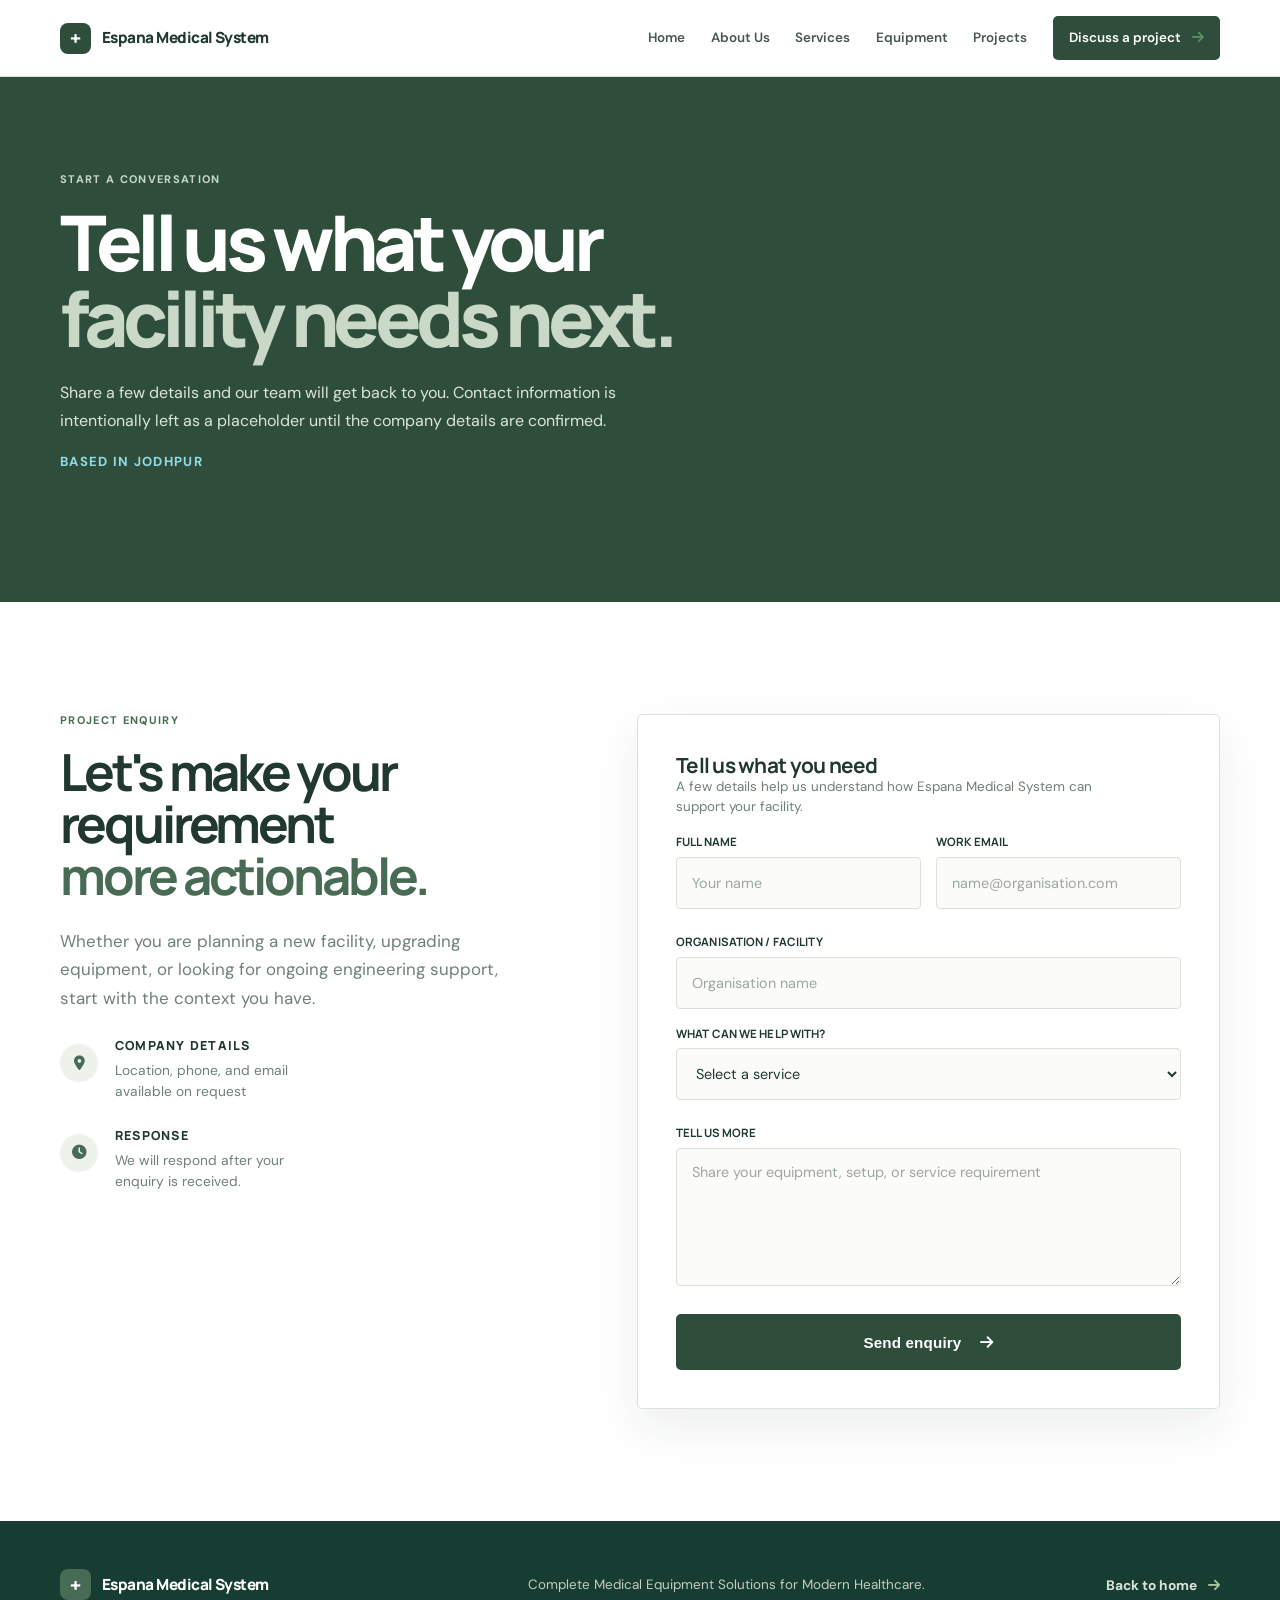
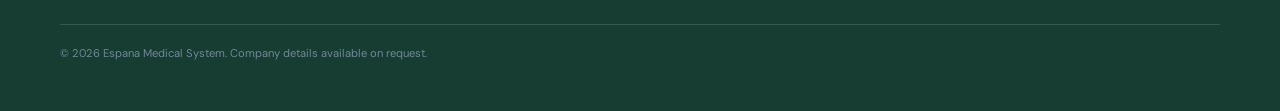
<file: contact.html>
<!doctype html><html lang="en"><head><meta charset="UTF-8"><meta name="viewport" content="width=device-width, initial-scale=1.0"><title>Contact | Espana Medical System</title><meta name="description" content="Discuss a medical equipment or hospital solutions requirement with Espana Medical System."><link rel="preconnect" href="https://fonts.googleapis.com"><link rel="preconnect" href="https://fonts.gstatic.com" crossorigin><link href="https://fonts.googleapis.com/css2?family=DM+Sans:wght@400;500;600;700&family=Manrope:wght@500;600;700;800&display=swap" rel="stylesheet"><link rel="stylesheet" href="https://cdnjs.cloudflare.com/ajax/libs/font-awesome/6.5.2/css/all.min.css"><link rel="stylesheet" href="style.css"><link rel="stylesheet" href="theme.css"></head><body><header class="site-header"><nav class="navbar container"><a class="brand" href="index.html#home"><span class="brand-mark"><i class="fa-solid fa-plus"></i></span><span>ESPANA <b>MEDICAL</b></span></a><button class="nav-toggle" aria-label="Toggle navigation" aria-controls="primary-navigation" aria-expanded="false"><span></span><span></span><span></span></button><div class="nav-menu" id="primary-navigation"><a href="index.html#home">Home</a><a href="index.html#about">About Us</a><a href="index.html#services">Services</a><a href="index.html#equipment">Equipment</a><a href="index.html#projects">Projects</a><a class="nav-cta" href="contact.html">Discuss a project <i class="fa-solid fa-arrow-right"></i></a></div></nav></header><main><section class="contact-hero section section-blue"><div class="container"><p class="eyebrow light">Start a conversation</p><h1>Tell us what your<br><em>facility needs next.</em></h1><p class="hero-lede">Share a few details and our team will get back to you. Contact information is intentionally left as a placeholder until the company details are confirmed.</p></div></section><section class="section"><div class="container contact-layout"><div><p class="eyebrow">Project enquiry</p><h2 class="contact-title">Let's make your requirement<br><em>more actionable.</em></h2><p class="contact-copy">Whether you are planning a new facility, upgrading equipment, or looking for ongoing engineering support, start with the context you have.</p><div class="contact-detail"><i class="fa-solid fa-location-dot"></i><div><strong>Company details</strong><p>Location, phone, and email<br>available on request</p></div></div><div class="contact-detail"><i class="fa-solid fa-clock"></i><div><strong>Response</strong><p>We will respond after your<br>enquiry is received.</p></div></div></div><form class="enquiry-form" id="enquiry-form"><div class="field-row"><label>Full name<input required name="name" type="text" placeholder="Your name"></label><label>Work email<input required name="email" type="email" placeholder="name@organisation.com"></label></div><label>Organisation / facility<input name="organisation" type="text" placeholder="Organisation name"></label><label>What can we help with?<select name="service"><option value="">Select a service</option><option>Medical equipment supply</option><option>Hospital equipment setup</option><option>Installation & commissioning</option><option>Engineering / maintenance support</option><option>Other requirement</option></select></label><label>Tell us more<textarea required name="message" rows="6" placeholder="Share your equipment, setup, or service requirement"></textarea></label><div class="form-status" role="status" aria-live="polite"></div><button class="btn btn-primary" type="submit">Send enquiry <i class="fa-solid fa-arrow-right"></i></button></form></div></section></main><footer class="site-footer"><div class="container footer-wrap"><a class="brand footer-brand" href="index.html#home"><span class="brand-mark"><i class="fa-solid fa-plus"></i></span><span>ESPANA <b>MEDICAL</b></span></a><p>Complete Medical Equipment Solutions for Modern Healthcare.</p><a class="footer-contact" href="index.html">Back to home <i class="fa-solid fa-arrow-right"></i></a><small>© 2026 Espana Medical System. Company details available on request.</small></div></footer><script src="script.js"></script><script>document.querySelector('#enquiry-form')?.addEventListener('submit',e=>{e.preventDefault();e.currentTarget.querySelector('.form-status').textContent='Thank you. Your enquiry is ready to be connected to the Espana Medical System team.';e.currentTarget.reset()})</script></body></html>
</file>
<file: style.css>
@import url('theme.css');
.btn,.nav-cta,.hero-copy .light-link,.enquiry-form button{border-radius:8px}.enquiry-form input,.enquiry-form select,.enquiry-form textarea,.enquiry-form .form-status{border-radius:8px}.service-card,.principle,.project-placeholder,.hero-note{border-radius:12px}.enquiry-form{border-radius:16px}.hero-photo{border-radius:12px}
.contact-layout{grid-template-columns:minmax(250px,.78fr) minmax(0,1.22fr);align-items:start;gap:clamp(48px,7vw,104px)}.contact-copy{max-width:430px;font-size:1.06rem;line-height:1.75;color:var(--muted)}.contact-detail{display:flex;align-items:flex-start;gap:16px;margin-top:34px}.contact-detail>i{display:grid;place-items:center;width:38px;height:38px;flex:0 0 38px;border-radius:50%;background:#e8f0e3;color:#4f8a5c;font-size:.9rem}.contact-detail strong{display:block;font:800 .78rem/1.2 Manrope,sans-serif;letter-spacing:.1em;text-transform:uppercase}.contact-detail p{margin-top:6px;color:var(--muted);font-size:.9rem;line-height:1.55}.enquiry-form{position:relative;gap:22px;padding:clamp(28px,4vw,46px);border:1px solid #d5e1d2;border-top:4px solid #8eb68a;border-radius:20px;box-shadow:0 24px 70px rgba(32,56,47,.12);background:#fffdf7}.enquiry-form:before{font-size:clamp(1.45rem,2.4vw,2rem);letter-spacing:-.045em;margin-bottom:-10px}.enquiry-form:after{max-width:440px;font-size:.9rem;line-height:1.55;margin-top:-13px}.enquiry-form label{display:grid;gap:9px;color:var(--ink);font:800 .72rem/1.2 Manrope,sans-serif;letter-spacing:.1em;text-transform:uppercase}.enquiry-form input,.enquiry-form select,.enquiry-form textarea{min-height:56px;border:1px solid #d5e0d4!important;border-radius:9px;background:#fbfaf4!important;padding:15px 16px!important;font:400 1rem/1.4 'DM Sans',sans-serif;letter-spacing:0;text-transform:none;transition:border-color .2s,box-shadow .2s,background .2s}.enquiry-form textarea{min-height:168px;resize:vertical}.enquiry-form input::placeholder,.enquiry-form textarea::placeholder{color:#9aa89d}.enquiry-form input:focus,.enquiry-form select:focus,.enquiry-form textarea:focus{outline:0;border-color:#6f9d76!important;background:#fff!important;box-shadow:0 0 0 4px rgba(142,182,138,.22)}.enquiry-form button{width:100%;min-height:56px;justify-content:center;margin-top:2px;border-radius:9px;font-size:.95rem;letter-spacing:.01em}.enquiry-form .form-status{min-height:1.5em;padding:0 2px;font-size:.86rem;line-height:1.45}.enquiry-form .form-status.is-error,.enquiry-form .form-status.is-success,.enquiry-form .form-status.is-sending{padding:11px 13px;border-radius:8px}.enquiry-form .form-status.is-error{background:#fff1ef}.enquiry-form .form-status.is-success{background:#edf7ec}.enquiry-form .form-status.is-sending{background:#f1f4ec}@media(max-width:900px){.contact-layout{grid-template-columns:1fr;gap:42px}.contact-copy{max-width:620px}.contact-detail{display:inline-flex;margin:28px 28px 0 0;vertical-align:top}.enquiry-form{max-width:760px}}@media(max-width:620px){.contact-layout{gap:34px}.contact-detail{margin-top:24px}.enquiry-form{padding:28px 20px;border-radius:16px}.enquiry-form .field-row{grid-template-columns:1fr;gap:22px}.enquiry-form button{min-height:54px}}
.hero-copy .btn-primary{background:#c5dfb9;color:#12372d;box-shadow:0 12px 28px rgba(7,29,53,.28);border:1px solid rgba(255,255,255,.3)}.hero-copy .btn-primary:hover{background:#d7ebce;box-shadow:0 16px 34px rgba(7,29,53,.34)}.hero-copy .light-link{padding:14px 20px;border:1px solid rgba(255,255,255,.62);border-radius:4px;background:rgba(7,29,53,.34);color:#fff;box-shadow:0 10px 24px rgba(7,29,53,.16)}.hero-copy .light-link:hover{border-color:#fff;background:rgba(7,29,53,.58);color:#fff}.hero-copy .btn-primary,.hero-copy .light-link{min-height:52px;align-items:center}@media(max-width:620px){.hero-copy .cta-row{align-items:stretch;gap:12px}.hero-copy .cta-row .btn,.hero-copy .cta-row .light-link{width:100%;justify-content:center}}
.fa-arrow-right,.fa-arrow-down,.fa-arrow-up-right-from-square{display:none!important}.btn,.nav-cta,.text-link,.footer-contact{transition:background-color .25s ease,color .25s ease,border-color .25s ease,transform .25s ease}.btn:hover{transform:translateY(-2px)}.text-link,.footer-contact{font-weight:700}.text-link:hover,.footer-contact:hover{color:var(--blue)}
.trust-bar{background:#fffdf7;border-bottom:1px solid var(--line);box-shadow:0 12px 28px rgba(32,56,47,.06)}.trust-bar-inner{display:grid;grid-template-columns:repeat(4,1fr);min-height:106px;align-items:center}.trust-item{display:flex;align-items:center;justify-content:center;gap:13px;padding:16px 22px;border-right:1px solid var(--line);color:var(--ink);font:800 clamp(.9rem,1.2vw,1.05rem)/1.15 Manrope,sans-serif;letter-spacing:-.02em}.trust-item:first-child{justify-content:flex-start}.trust-item:last-child{border-right:0;justify-content:flex-end}.trust-item i{display:grid;place-items:center;width:34px;height:34px;flex:0 0 34px;border-radius:50%;background:#e8f0e3;color:#4f8a5c;font-size:.9rem}.trust-item small{display:block;margin-top:4px;color:var(--muted);font:600 .68rem/1.2 'DM Sans',sans-serif;letter-spacing:.08em;text-transform:uppercase}.principles-grid{grid-template-columns:repeat(3,1fr)}.principle h3{max-width:220px}.principle p{max-width:260px}@media(max-width:900px){.trust-bar-inner{grid-template-columns:repeat(2,1fr);padding:10px 0}.trust-item,.trust-item:first-child,.trust-item:last-child{justify-content:flex-start;border-right:0}.trust-item:nth-child(-n+2){border-bottom:1px solid var(--line)}.principles-grid{grid-template-columns:repeat(2,1fr)}}@media(max-width:620px){.trust-bar-inner{grid-template-columns:1fr;min-height:0;padding:8px 0}.trust-item,.trust-item:first-child,.trust-item:last-child{min-height:60px;padding:10px 4px;border-bottom:1px solid var(--line)}.trust-item:last-child{border-bottom:0}.principles-grid{grid-template-columns:1fr}.principle h3,.principle p{max-width:none}}
.eyebrow{font-size:clamp(1rem,1.35vw,1.25rem);font-weight:800;line-height:1.2;letter-spacing:.12em;text-transform:uppercase}
.enquiry-form{position:relative;gap:20px!important;padding:34px!important;border:1px solid #d9e2d6!important;border-radius:18px;box-shadow:0 22px 60px rgba(32,56,47,.1)!important;background:#fffdf7!important}.enquiry-form:before{content:'Tell us what you need';display:block;color:var(--ink);font:700 1.35rem/1.2 Manrope,sans-serif;letter-spacing:-.035em;margin-bottom:-5px}.enquiry-form:after{content:'A few details help us understand how Espana Medical System can support your facility.';display:block;order:1;color:var(--muted);font-size:.84rem;line-height:1.5;margin-top:-14px}.enquiry-form label{gap:8px!important;color:var(--ink);font-size:.78rem!important;letter-spacing:.01em}.enquiry-form .field-row{order:2}.enquiry-form>label{order:3}.enquiry-form .form-status{order:4}.enquiry-form button{order:5;justify-self:start;min-width:165px;border:0;cursor:pointer}.enquiry-form input,.enquiry-form select,.enquiry-form textarea{border:1px solid #d5e0d4!important;border-radius:8px;background:#fbfaf4!important;padding:14px 15px!important;min-height:52px;transition:border-color .2s,box-shadow .2s,background .2s}.enquiry-form textarea{min-height:136px}.enquiry-form input::placeholder,.enquiry-form textarea::placeholder{color:#9aa89d}.enquiry-form input:focus,.enquiry-form select:focus,.enquiry-form textarea:focus{outline:0;border-color:#6f9d76!important;background:#fff!important;box-shadow:0 0 0 4px rgba(168,198,161,.25)}.enquiry-form .form-status{padding:10px 12px;border-radius:7px;font-size:.82rem}.enquiry-form .form-status:empty{display:none}.enquiry-form .form-status.is-error{background:#fff1ef}.enquiry-form .form-status.is-success{background:#edf7ec}.enquiry-form .form-status.is-sending{background:#f1f4ec}@media(max-width:620px){.enquiry-form{padding:24px 18px!important;border-radius:14px}.enquiry-form:before{font-size:1.2rem}.enquiry-form .field-row{gap:20px;grid-template-columns:1fr}.enquiry-form button{width:100%;justify-content:center}.enquiry-form textarea{min-height:120px}}
.form-status{min-height:1.4em}.form-status.is-error{color:#b34d4d}.form-status.is-sending{color:#6f8075}.form-status.is-success{color:#4f7d59}
@media(max-width:620px){body .nav-menu{max-height:calc(100vh - 88px);overflow-y:auto}body .nav-menu a{min-height:44px;display:flex;align-items:center}body .hero-footer{display:grid!important;grid-template-columns:1fr 1fr!important;align-items:center!important;gap:8px 12px!important;padding-bottom:28px}body .hero-footer:before{grid-column:1}body .hero-footer .hero-rule{display:none}body .hero-footer span:last-child{grid-column:2;grid-row:1;text-align:right}body .hero-footer span:first-of-type{grid-column:1;grid-row:2}body .hero-footer span:last-of-type{grid-column:2;grid-row:2;text-align:right}body .cta-row .btn{min-height:48px}body .equipment-list a{min-height:62px}}
body{--navy:#173c32;--navy2:#285548;--blue:#5f8f68;--cyan:#a8c6a1;--ink:#20382f;--muted:#6f8075;--line:#d9e2d6;--pale:#f1f4ec;background:#fbfaf4;color:var(--ink)}body .hero-backdrop{background:linear-gradient(90deg,rgba(23,60,50,.97) 18%,rgba(23,60,50,.78) 52%,rgba(23,60,50,.18)),url('https://images.unsplash.com/photo-1519494026892-80bbd2d6fd0d?auto=format&fit=crop&w=1800&q=85') center/cover!important}body .site-footer{background:#173c32!important}body .site-header{background:rgba(251,250,244,.94)}body .hero-note{background:#fbfaf4}body .service-card,body .project-placeholder,body .enquiry-form{background:#fffdf7}body .btn-primary{background:#a8c6a1;color:#173c32}body .btn-outline{border-color:#b7cdb5;color:#4f7d59}
.brand>span:last-child{display:inline!important;font-size:1.02rem!important;color:var(--ink)!important;letter-spacing:.015em!important;line-height:1.2}.footer-brand>span:last-child{color:#fff!important}
.hero-orbit{display:none!important}.brand-mark{display:none!important}.brand>span:last-child:after{display:none!important}
.brand{font-size:1.02rem;letter-spacing:.015em}.brand>span:last-child{font-size:1.02rem}.brand>span:last-child:after{display:none}.brand-mark{display:none}.site-header{box-shadow:0 4px 18px rgba(7,29,53,.04)}.nav-menu{gap:25px}.nav-cta{border-color:var(--blue);padding:10px 15px}.hero{min-height:650px}.hero-grid{min-height:570px}.hero-backdrop{background:linear-gradient(90deg,#071d35f7 18%,#071d35b8 52%,#071d3524),url('https://images.unsplash.com/photo-1519494026892-80bbd2d6fd0d?auto=format&fit=crop&w=1800&q=85') center/cover}.hero-photo{inset:24px 22px 34px 48px;border:0;padding:0;box-shadow:0 20px 45px rgba(0,0,0,.16);transform:rotate(2deg);animation:heroFloat 8s ease-in-out infinite}.hero-photo img{filter:saturate(.58);opacity:.84}.hero-note{padding:13px 16px}.hero-orbit{display:none}.hero-footer{gap:16px}.section{padding:105px 0}.section-heading h2{letter-spacing:-.055em}.principles-grid{margin-top:48px;background:transparent;gap:16px}.principle{border:1px solid rgba(255,255,255,.14);padding:28px}.principle i{margin:42px 0 20px}.services-grid{margin-top:48px;gap:12px}.service-card{min-height:265px;padding:24px 21px}.service-card>i{margin:18px 0 34px}.service-card:hover{transform:translateY(-4px)}.process-line{margin-top:56px}.equipment-list a{transition:padding-left .25s ease,color .25s ease}.equipment-list a:hover{padding-left:9px;color:var(--blue)}.project-placeholder{margin-top:45px}.cta-section{padding:72px 0}.reveal{transform:translateY(16px);transition:opacity .65s ease,transform .65s cubic-bezier(.22,1,.36,1)}.reveal-delay{transition-delay:.12s}@keyframes heroFloat{0%,100%{transform:rotate(2deg) translateY(0)}50%{transform:rotate(2deg) translateY(-7px)}}@media(max-width:620px){.brand{font-size:.92rem}.brand>span:last-child{font-size:.92rem}.hero{min-height:auto}.hero-grid{min-height:auto}.hero-photo{inset:8px 8px 25px 18px}.section{padding:78px 0}.principles-grid{gap:10px}.principle{padding:23px}.service-card{min-height:230px}.hero-footer{gap:10px;font-size:.58rem}.hero-rule{width:35px}}@media(prefers-reduced-motion:reduce){.hero-photo{animation:none}}
.brand>span:last-child{font-size:0;letter-spacing:.055em}.brand>span:last-child:after{content:'Espana Medical System';font-size:1.05rem}.hero-footer:before{content:'Based in Jodhpur';color:#a7b8c7}.contact-hero .hero-lede:after{content:'Based in Jodhpur';display:block;margin-top:16px;color:#92dce5;font-size:.82rem;font-weight:700;letter-spacing:.1em;text-transform:uppercase}
.hero-copy .eyebrow.light:after{content:'Jodhpur · Lucknow';display:inline-block;margin-left:12px;color:#b9e7bb;font-size:.78rem;letter-spacing:.1em}.hero-copy h1{font-size:clamp(3.8rem,7vw,6.7rem);line-height:.94;letter-spacing:-.06em}.section-heading h2,.founder-copy h2,.cta-inner h2{font-size:clamp(2.7rem,5vw,4.7rem);line-height:.98;letter-spacing:-.055em;color:#173c32}.light-heading h2,.founder-copy h2,.cta-inner h2{color:#fff}.section-heading h2 em,.founder-copy h2 em,.cta-inner h2 em{color:#5f8f68}.light-heading h2 em,.founder-copy h2 em,.cta-inner h2 em{color:#b9e7bb}.row-heading>p{color:#4f665b;font-size:1rem}.eyebrow{color:#4f8a5c}.eyebrow.light{color:#d5f0d2}@media(max-width:620px){.hero-copy h1{font-size:clamp(3rem,15vw,4.2rem)}.section-heading h2,.founder-copy h2,.cta-inner h2{font-size:clamp(2.35rem,11vw,3.5rem)}.hero-copy .eyebrow.light:after{display:block;margin:8px 0 0}}
:root{--navy:#071d35;--navy2:#0d2b4a;--blue:#1767a6;--cyan:#47c7d5;--ink:#112c47;--muted:#667b8e;--line:#d8e3ea;--pale:#f2f7fa}*{box-sizing:border-box;margin:0}html{scroll-behavior:smooth}body{font-family:'DM Sans',sans-serif;color:var(--ink);line-height:1.6;overflow-x:hidden}a{color:inherit;text-decoration:none}img{display:block;max-width:100%}.container{width:min(1180px,calc(100% - 48px));margin:auto}.scroll-progress{position:fixed;z-index:30;top:0;left:0;height:3px;width:0;background:var(--cyan)}.skip-link{position:fixed;z-index:40;top:8px;left:8px;padding:8px 14px;background:var(--navy);color:#fff;transform:translateY(-150%)}.skip-link:focus{transform:none}.site-header{position:sticky;z-index:20;top:0;background:#fffffff2;border-bottom:1px solid var(--line);backdrop-filter:blur(16px)}.navbar{min-height:80px;display:flex;align-items:center;justify-content:space-between}.brand{display:flex;align-items:center;gap:11px;font:800 1.05rem Manrope,sans-serif;letter-spacing:.08em}.brand b{color:var(--blue)}.brand-mark{width:34px;height:34px;display:grid;place-items:center;border-radius:9px;background:var(--blue);color:#fff}.nav-menu{display:flex;align-items:center;gap:29px;font-size:.86rem;font-weight:600;color:var(--muted)}.nav-menu a:hover{color:var(--blue)}.nav-cta{padding:12px 18px;border:1px solid var(--line);color:var(--ink)!important}.nav-cta i{color:var(--blue);margin-left:8px}.nav-toggle{display:none;border:0;background:none;padding:10px}.nav-toggle span{display:block;width:25px;height:2px;background:var(--navy);margin:5px}.hero{position:relative;isolation:isolate;min-height:690px;background:var(--navy);color:#fff;overflow:hidden}.hero-backdrop{position:absolute;z-index:-1;inset:0;background:linear-gradient(90deg,#071d35fc 15%,#071d35cc 43%,#071d3533),url('https://images.unsplash.com/photo-1519494026892-80bbd2d6fd0d?auto=format&fit=crop&w=1800&q=85') center/cover}.hero-grid{min-height:610px;display:grid;grid-template-columns:1.05fr .95fr;align-items:center;gap:50px}.eyebrow{color:var(--blue);text-transform:uppercase;letter-spacing:.16em;font-weight:700;font-size:.72rem;margin-bottom:18px}.eyebrow.light{color:#92dce5}.eyebrow span{display:inline-block;width:25px;height:1px;background:currentColor;vertical-align:middle;margin-right:10px}.hero h1,.section-heading h2,.founder h2,.cta-section h2{font:700 clamp(2.7rem,5.3vw,5.6rem)/1.04 Manrope,sans-serif;letter-spacing:-.07em}.hero h1 em,.section-heading h2 em,.founder h2 em,.cta-section h2 em{font-style:normal;color:var(--cyan)}.hero-lede{max-width:570px;color:#cfdae4;font-size:1.1rem;margin:26px 0 32px}.cta-row{display:flex;align-items:center;gap:24px;flex-wrap:wrap}.btn{display:inline-flex;align-items:center;gap:11px;padding:15px 21px;font-weight:700;font-size:.86rem;transition:transform .2s,box-shadow .2s}.btn:hover{transform:translateY(-3px);box-shadow:0 13px 25px #0002}.btn-primary{background:var(--cyan);color:var(--navy)}.btn-white{background:#fff;color:var(--navy)}.btn-outline{border:1px solid var(--line);color:var(--blue)}.text-link{display:inline-flex;align-items:center;gap:12px;margin-top:25px;font-size:.9rem;font-weight:700;color:var(--blue)}.light-link{color:#fff;margin-top:0}.hero-visual{position:relative;min-height:420px}.hero-photo{position:absolute;inset:10px 18px 30px 40px;border:1px solid #ffffff40;padding:10px;background:#ffffff1a;transform:rotate(3deg)}.hero-photo img{width:100%;height:100%;object-fit:cover;filter:saturate(.72);opacity:.9}.hero-note{position:absolute;bottom:0;left:0;display:flex;gap:12px;align-items:center;background:#fff;color:var(--ink);padding:15px 19px;box-shadow:0 16px 35px #0003}.hero-note strong,.hero-note small{display:block}.hero-note strong{font:700 .82rem Manrope}.hero-note small{color:var(--muted);font-size:.72rem}.status-dot{width:9px;height:9px;background:#44b78b;border-radius:50%}.hero-orbit{position:absolute;right:0;top:45px;width:62px;height:62px;border:1px solid #47c7d5b3;border-radius:50%;display:grid;place-items:center;color:var(--cyan)}.hero-footer{display:flex;align-items:center;gap:20px;color:#a7b8c7;text-transform:uppercase;letter-spacing:.12em;font-size:.66rem}.hero-footer strong{color:#fff}.hero-rule{height:1px;width:70px;background:#ffffff66}.section{padding:125px 0}.split-grid{display:grid;grid-template-columns:1fr 1fr;gap:90px}.section-heading h2{font-size:clamp(2.3rem,4.3vw,4.2rem)}.intro-copy{padding-top:45px;max-width:540px}.intro-copy p{color:var(--muted);margin-bottom:18px}.lead{font-size:1.28rem;line-height:1.45;color:var(--ink);font-weight:500}.section-dark{background:var(--navy);color:#fff}.light-heading h2{color:#fff}.principles-grid{display:grid;grid-template-columns:repeat(3,1fr);gap:1px;background:#ffffff29;margin-top:60px}.principle{padding:32px;background:var(--navy)}.principle span{color:var(--cyan);font:700 .73rem Manrope}.principle i{display:block;color:#9cdfe5;font-size:1.5rem;margin:55px 0 22px}.principle h3{font:700 1.25rem Manrope;margin-bottom:10px}.principle p,.service-card p,.process-step p{color:var(--muted);font-size:.9rem}.principle p{color:#aabdc9}.services{background:#fbfdfe}.row-heading{display:flex;align-items:end;justify-content:space-between;gap:40px}.row-heading>p{max-width:350px;color:var(--muted);font-size:.96rem}.services-grid{display:grid;grid-template-columns:repeat(4,1fr);gap:15px;margin-top:60px}.service-card{position:relative;min-height:285px;padding:26px 23px;border:1px solid var(--line);background:#fff;transition:.25s}.service-card:hover{transform:translateY(-6px);box-shadow:0 18px 55px #071d351a}.service-card>span{position:absolute;right:18px;top:18px;color:#adc2d2;font-size:.7rem;font-weight:700}.service-card>i{font-size:1.6rem;color:var(--blue);margin:22px 0 42px}.service-card h3{font:700 1.1rem/1.25 Manrope;margin-bottom:10px}.featured{background:var(--blue);color:#fff;border-color:var(--blue)}.featured>i{color:var(--cyan)}.featured p{color:#c4d9e6}.service-card a{display:inline-flex;gap:8px;margin-top:17px;font-size:.75rem;color:var(--cyan);font-weight:700}.pale-section{background:var(--pale)}.center-heading{text-align:center}.process-line{display:grid;grid-template-columns:repeat(4,1fr);margin-top:70px}.process-step{position:relative;padding:0 28px 0 20px;border-top:1px solid #b7cbd6}.process-step:before{content:'';position:absolute;top:-5px;left:0;width:9px;height:9px;background:var(--blue);border-radius:50%}.process-step span{display:block;color:var(--blue);font:700 2rem Manrope;margin:22px 0}.process-step h3{font:700 1.2rem Manrope;margin-bottom:9px}.equipment-grid{align-items:center}.section-description{color:var(--muted);max-width:430px;margin-top:24px}.equipment-list{border-top:1px solid var(--line)}.equipment-list a{display:flex;justify-content:space-between;align-items:center;padding:22px 0;border-bottom:1px solid var(--line);font:600 1.02rem Manrope}.equipment-list span{display:flex;align-items:center;gap:15px}.equipment-list span i{width:34px;color:var(--blue)}.section-blue{background:var(--blue);color:#fff}.founder-grid{display:grid;grid-template-columns:.9fr 1.1fr;gap:100px;align-items:center}.founder-portrait{position:relative;max-width:390px}.portrait-placeholder{height:410px;display:grid;place-items:center;align-content:center;gap:12px;border:1px solid #ffffff4d;background:linear-gradient(145deg,#0d4b75,#12365a);color:#b5e7ec;text-align:center}.portrait-placeholder i{font-size:5rem;opacity:.65}.portrait-placeholder span{font-size:.76rem;text-transform:uppercase;letter-spacing:.11em}.portrait-caption{background:#fff;color:var(--ink);width:78%;padding:15px 20px;position:absolute;bottom:-22px;right:-12px;font-size:.73rem}.portrait-caption strong{font:700 1rem Manrope}.founder h2{color:#fff}.light-copy{color:#d0e3ed}.founder-copy p:not(.eyebrow){max-width:550px;margin-top:20px}.founder-signature{margin-top:38px;display:flex;align-items:center;gap:14px;font-family:Manrope}.founder-signature small{color:#b8d4df}.signature-line{width:50px;height:1px;background:var(--cyan)}.projects{background:#fbfdfe}.project-placeholder{display:flex;align-items:center;justify-content:space-between;border:1px solid var(--line);padding:36px 40px;margin-top:55px;background:#fff}.placeholder-icon{display:grid;place-items:center;width:50px;height:50px;background:#e8f4f8;color:var(--blue);margin-bottom:17px}.project-placeholder h3{font:700 1.25rem Manrope}.project-placeholder p{color:var(--muted);margin-top:8px;font-size:.9rem}.cta-section{background:var(--navy2);color:#fff;padding:85px 0}.cta-inner{display:flex;justify-content:space-between;align-items:center;gap:30px}.cta-section h2{font-size:clamp(2rem,4vw,3.8rem)}.site-footer{background:#06182a;color:#aebfca;padding:48px 0}.footer-wrap{display:grid;grid-template-columns:1.2fr 1.5fr auto;gap:24px;align-items:center}.footer-brand{color:#fff}.footer-wrap p{font-size:.84rem}.footer-contact{color:#fff;font-weight:700;font-size:.85rem}.footer-contact i{color:var(--cyan);margin-left:8px}.footer-wrap small{grid-column:1/-1;border-top:1px solid #ffffff21;padding-top:20px;color:#718998;font-size:.7rem}.reveal{opacity:0;transform:translateY(20px);transition:opacity .7s,transform .7s}.reveal.is-visible{opacity:1;transform:none}.contact-hero h1{font:700 clamp(2.7rem,5vw,5rem)/1.05 Manrope;letter-spacing:-.06em}.contact-hero h1 em,.contact-title em{color:var(--cyan);font-style:normal}.contact-layout{display:grid;grid-template-columns:.9fr 1.1fr;gap:100px}.contact-title{font:700 clamp(2rem,3.5vw,3.5rem)/1.1 Manrope;letter-spacing:-.06em}.contact-copy{color:var(--muted);max-width:450px;margin:25px 0}.contact-detail{display:flex;gap:17px;margin-top:26px}.contact-detail>i{color:var(--blue);margin-top:5px}.contact-detail p{color:var(--muted);font-size:.86rem}.enquiry-form{display:grid;gap:18px;padding:30px;border:1px solid var(--line);box-shadow:0 18px 55px #071d3512}.enquiry-form label{display:grid;gap:7px;font-weight:700;font-size:.8rem}.field-row{display:grid;grid-template-columns:1fr 1fr;gap:15px}.enquiry-form input,.enquiry-form select,.enquiry-form textarea{width:100%;border:1px solid var(--line);padding:13px 14px;font:400 .9rem 'DM Sans';color:var(--ink);background:#fbfdfe}.enquiry-form textarea{resize:vertical}.form-status{color:var(--blue);font-size:.84rem}@media(max-width:900px){.nav-toggle{display:block}.nav-menu{position:absolute;display:none;top:80px;right:24px;left:24px;padding:18px;background:#fff;border:1px solid var(--line);box-shadow:0 18px 55px #071d351a;flex-direction:column;align-items:stretch;gap:0}.nav-menu.is-open{display:flex}.nav-menu a{padding:13px 8px}.nav-cta{text-align:center;margin-top:6px}.hero-grid{grid-template-columns:1fr;padding:75px 0 45px}.hero{min-height:auto}.hero-visual{min-height:350px;max-width:540px;width:100%;margin:auto}.hero-footer{padding-bottom:35px;flex-wrap:wrap}.services-grid{grid-template-columns:repeat(2,1fr)}.principles-grid{grid-template-columns:1fr}.founder-grid{gap:50px}.footer-wrap{grid-template-columns:1fr 1fr}.contact-layout{gap:40px}}@media(max-width:620px){.container{width:calc(100% - 32px)}.navbar{min-height:72px}.nav-menu{top:72px;right:16px;left:16px}.hero h1{font-size:clamp(2.6rem,13vw,4rem)}.hero-visual{min-height:290px}.hero-photo{inset:5px 8px 25px 15px}.section{padding:80px 0}.split-grid,.founder-grid,.contact-layout{grid-template-columns:1fr;gap:30px}.intro-copy{padding-top:0}.row-heading,.cta-inner{display:block}.row-heading>p{margin-top:25px}.services-grid{grid-template-columns:1fr}.service-card{min-height:240px}.process-line{grid-template-columns:1fr;gap:32px;margin-top:50px}.process-step{padding:0 0 0 25px;border-top:0;border-left:1px solid #b7cbd6}.process-step:before{top:0;left:-5px}.process-step span{margin:0 0 10px}.equipment-list a{font-size:.88rem;gap:8px}.founder-portrait{margin:auto;width:100%}.project-placeholder{display:block;padding:28px 24px}.project-placeholder .btn{margin-top:25px}.cta-section .btn{margin-top:28px}.footer-wrap{display:flex;flex-direction:column;align-items:flex-start}.footer-wrap small{width:100%}.field-row{grid-template-columns:1fr}}@media(prefers-reduced-motion:reduce){html{scroll-behavior:auto}.reveal{transition:none}}
</file>
<file: theme.css>
:root {
  --ink: #102d2b;
  --ink-soft: #365653;
  --muted: #6b817d;
  --cream: #f7f5ee;
  --paper: #fffefa;
  --line: #dbe6df;
  --mint: #dcefe7;
  --mint-strong: #b9dfd1;
  --teal: #177b70;
  --teal-dark: #0d544e;
  --coral: #ef866d;
  --coral-dark: #c95e4f;
  --shadow: 0 24px 70px rgba(16, 45, 43, .12);
}

html { scroll-padding-top: 84px; }
body {
  background: var(--cream);
  color: var(--ink);
  font-family: 'DM Sans', sans-serif;
}
body::selection { background: var(--coral); color: #fff; }
.container { width: min(1220px, calc(100% - 56px)); }

.site-header {
  background: rgba(255, 254, 250, .88) !important;
  border-bottom: 1px solid rgba(219, 230, 223, .9);
  box-shadow: 0 8px 28px rgba(16, 45, 43, .06);
}
.navbar { min-height: 82px; }
.brand {
  gap: 12px;
  color: var(--ink) !important;
  font: 800 1.02rem/1 'Manrope', sans-serif;
  letter-spacing: -.025em;
}
.brand::before {
  content: '+';
  display: grid;
  place-items: center;
  width: 34px;
  height: 34px;
  border-radius: 10px;
  background: var(--teal);
  color: #fff;
  font: 700 1.2rem/1 'DM Sans', sans-serif;
  box-shadow: 0 8px 18px rgba(23, 123, 112, .24);
}
.brand > span:last-child { color: var(--ink) !important; font-size: inherit !important; letter-spacing: inherit !important; }
.brand > span:last-child::after { display: none !important; }
.nav-menu { gap: 23px; color: var(--ink-soft); }
.nav-menu a { transition: color .2s ease, transform .2s ease; }
.nav-menu a:hover { color: var(--teal); transform: translateY(-1px); }
.nav-cta {
  border: 0 !important;
  border-radius: 999px !important;
  background: var(--ink);
  color: #fff !important;
  padding: 12px 18px !important;
  box-shadow: 0 8px 18px rgba(16, 45, 43, .16);
}
.nav-cta:hover { background: var(--teal); color: #fff !important; }
.nav-cta i, .btn i, .text-link i, .footer-contact i { display: inline-block !important; margin-left: 8px; }

.hero {
  min-height: 720px;
  background: var(--ink);
}
.hero-backdrop {
  background:
    linear-gradient(90deg, rgba(9, 45, 42, .98) 0%, rgba(9, 45, 42, .86) 42%, rgba(9, 45, 42, .3) 100%),
    url('https://images.unsplash.com/photo-1519494026892-80bbd2d6fd0d?auto=format&fit=crop&w=1800&q=88') center/cover !important;
}
.hero-grid { min-height: 640px; grid-template-columns: minmax(0, 1fr) minmax(360px, .8fr); gap: 8vw; }
.hero-copy { max-width: 720px; }
.hero-copy .eyebrow.light { color: var(--mint-strong); }
.hero-copy .eyebrow.light::before { content: ''; display: inline-block; width: 34px; height: 2px; margin: 0 10px 4px 0; background: var(--coral); }
.hero-copy h1 {
  max-width: 770px;
  margin-top: 20px;
  font: 800 clamp(3.4rem, 7vw, 6.8rem)/.91 'Manrope', sans-serif;
  letter-spacing: -.075em;
}
.hero-copy h1 em, .hero-copy h1 em::selection { color: var(--mint-strong); font-style: normal; }
.hero-lede { max-width: 550px; margin-top: 30px; color: #d7e6e0; font-size: 1.06rem; line-height: 1.75; }
.cta-row { margin-top: 36px; gap: 16px; }
.btn { border-radius: 999px !important; font-weight: 700; }
.hero-copy .btn-primary {
  background: var(--coral) !important;
  color: #fff !important;
  border: 0 !important;
  box-shadow: 0 14px 28px rgba(201, 94, 79, .25);
}
.hero-copy .btn-primary:hover { background: #f49b84 !important; }
.hero-copy .light-link { border: 1px solid rgba(220, 239, 231, .42); border-radius: 999px !important; background: rgba(255,255,255,.06); }
.hero-visual { min-height: 470px; }
.hero-photo { inset: 20px 0 56px 28px; border: 9px solid rgba(255,255,255,.2); border-radius: 22px; transform: rotate(2.5deg); box-shadow: 0 30px 70px rgba(0,0,0,.26); }
.hero-photo img { filter: saturate(.82) contrast(1.02); opacity: .94; }
.hero-note { right: -18px; bottom: 20px; padding: 18px 20px; border: 1px solid var(--line); border-radius: 16px; box-shadow: var(--shadow); }
.hero-note strong { color: var(--ink); }
.hero-note small { color: var(--muted); }
.status-dot { background: var(--coral); box-shadow: 0 0 0 5px rgba(239,134,109,.16); }
.hero-footer { color: #b7d3c9; border-color: rgba(220,239,231,.22); }
.hero-footer strong { color: #fff; }

.trust-bar { background: var(--paper); border-bottom: 1px solid var(--line); box-shadow: none; }
.trust-bar-inner { min-height: 116px; }
.trust-item { color: var(--ink); border-color: var(--line); }
.trust-item i { background: var(--mint); color: var(--teal); }
.trust-item small { color: var(--muted); }
.section { padding: 116px 0; }
.eyebrow { color: var(--teal); font-size: .78rem; letter-spacing: .14em; }
.section-heading h2, .founder-copy h2, .cta-inner h2 { color: var(--ink); font: 800 clamp(2.7rem, 5vw, 5rem)/.98 'Manrope', sans-serif; letter-spacing: -.07em; }
.section-heading h2 em, .founder-copy h2 em, .cta-inner h2 em { color: var(--teal); font-style: normal; }
.section-description, .row-heading > p { color: var(--muted); }
.intro { background: var(--paper); }
.intro-copy .lead { color: var(--ink); }
.text-link, .footer-contact { color: var(--teal); }
.text-link:hover, .footer-contact:hover { color: var(--coral-dark); }

.section-dark { background: var(--ink); }
.light-heading h2, .founder-copy h2, .cta-inner h2 { color: #fff; }
.light-heading h2 em, .founder-copy h2 em, .cta-inner h2 em { color: var(--mint-strong); }
.principles-grid { gap: 14px; }
.principle { background: rgba(255,255,255,.045); border: 1px solid rgba(220,239,231,.17); border-radius: 16px; padding: 30px; transition: background .25s ease, transform .25s ease, border-color .25s ease; }
.principle:hover { background: rgba(255,255,255,.09); border-color: rgba(185,223,209,.5); transform: translateY(-5px); }
.principle > span { color: var(--coral); }
.principle > i { color: var(--mint-strong); }
.principle p { color: #a9c0b8; }

.services { background: var(--cream); }
.services-grid { gap: 15px; }
.service-card { min-height: 290px; padding: 28px; background: var(--paper); border: 1px solid var(--line); border-radius: 16px; box-shadow: 0 10px 30px rgba(16,45,43,.04); transition: transform .25s ease, box-shadow .25s ease, border-color .25s ease; }
.service-card:hover { transform: translateY(-7px); border-color: var(--mint-strong); box-shadow: var(--shadow); }
.service-card.featured { background: var(--teal); color: #fff; border-color: var(--teal); }
.service-card.featured p { color: #d4ebe3; }
.service-card > span { color: var(--coral); }
.service-card > i { color: var(--teal); }
.service-card.featured > i { color: var(--mint-strong); }
.service-card a { color: var(--coral); }
.service-card.featured a { color: #fff; }

.pale-section { background: var(--mint); }
.process-step { border-color: rgba(23,123,112,.28); }
.process-step > span { background: var(--teal); color: #fff; box-shadow: 0 0 0 7px var(--mint); }
.process-step h3 { color: var(--ink); }
.process-step p { color: var(--ink-soft); }
.equipment { background: var(--paper); }
.equipment-list a { border-color: var(--line); color: var(--ink); }
.equipment-list a:hover { color: var(--teal); border-color: var(--mint-strong); }
.equipment-list a > span i { color: var(--coral); }

.section-blue { background: var(--teal-dark); }
.founder-portrait { border-color: rgba(220,239,231,.3); }
.portrait-placeholder { background: var(--mint); color: var(--teal-dark); }
.portrait-caption { color: #c9e1d8; }
.light-copy { color: #d0e4dd; }
.founder-signature { color: #fff; }
.signature-line { background: var(--coral); }

.projects { background: var(--cream); }
.project-placeholder { background: var(--paper); border: 1px solid var(--line); border-radius: 18px; box-shadow: var(--shadow); }
.placeholder-icon { background: var(--mint); color: var(--teal); }
.project-placeholder h3 { color: var(--ink); }
.project-placeholder p { color: var(--muted); }
.btn-outline { border-color: var(--teal) !important; color: var(--teal) !important; }
.btn-outline:hover { background: var(--teal) !important; color: #fff !important; }
.cta-section { background: var(--coral); }
.cta-inner .eyebrow { color: #ffe5dc; }
.btn-white { color: var(--ink) !important; background: #fff !important; }
.btn-white:hover { background: var(--mint) !important; }
.site-footer { background: var(--ink) !important; color: #b9d0c7; }
.footer-brand > span:last-child { color: #fff !important; }
.footer-brand::before { background: var(--coral); }

.reveal { opacity: 1; transform: none; }
.scroll-progress { background: var(--coral); }

@media (max-width: 900px) {
  .container { width: min(100% - 40px, 680px); }
  .hero-grid { grid-template-columns: 1fr; gap: 20px; padding-top: 72px; padding-bottom: 24px; }
  .hero-visual { min-height: 380px; }
  .hero-photo { inset: 16px 30px 45px 0; }
  .hero-note { right: 0; }
  .trust-bar-inner { grid-template-columns: repeat(2, 1fr); }
  .trust-item, .trust-item:first-child, .trust-item:last-child { justify-content: flex-start; border-right: 0; }
  .trust-item:nth-child(-n+2) { border-bottom: 1px solid var(--line); }
}
@media (max-width: 620px) {
  .container { width: calc(100% - 32px); }
  .navbar { min-height: 72px; }
  .brand { font-size: .92rem; }
  .brand::before { width: 30px; height: 30px; }
  .nav-menu { background: var(--paper) !important; border-top: 1px solid var(--line); box-shadow: 0 20px 30px rgba(16,45,43,.1); }
  .nav-menu a { color: var(--ink); }
  .hero { min-height: auto; }
  .hero-grid { padding-top: 58px; }
  .hero-copy h1 { font-size: clamp(3.05rem, 15vw, 4.3rem); }
  .hero-lede { font-size: .98rem; }
  .cta-row { align-items: stretch; flex-direction: column; }
  .cta-row .btn, .cta-row .light-link { width: 100%; justify-content: center; }
  .hero-visual { min-height: 310px; }
  .hero-photo { inset: 8px 10px 40px 0; border-width: 6px; }
  .hero-note { right: 0; bottom: 2px; padding: 13px 14px; }
  .trust-bar-inner { grid-template-columns: 1fr; padding: 8px 0; }
  .trust-item, .trust-item:first-child, .trust-item:last-child { min-height: 58px; border-bottom: 1px solid var(--line); }
  .trust-item:last-child { border-bottom: 0; }
  .section { padding: 78px 0; }
  .section-heading h2, .founder-copy h2, .cta-inner h2 { font-size: clamp(2.45rem, 12vw, 3.7rem); }
  .principles-grid, .services-grid { grid-template-columns: 1fr; }
  .principle, .service-card { min-height: auto; }
  .project-placeholder { align-items: flex-start; gap: 28px; }
  .project-placeholder .btn { width: 100%; justify-content: center; }
}
@media (prefers-reduced-motion: reduce) {
  *, *::before, *::after { scroll-behavior: auto !important; animation-duration: .01ms !important; transition-duration: .01ms !important; }
}

/* Refined visual system */
:root {
  --ink: #1c2923;
  --ink-soft: #48574e;
  --muted: #78827b;
  --cream: #f6f6f1;
  --paper: #fff;
  --line: #e4e8e2;
  --mint: #edf2eb;
  --mint-strong: #cad8c8;
  --teal: #486b55;
  --teal-dark: #2f4d3b;
  --coral: #a9bc9e;
  --coral-dark: #486b55;
  --shadow: 0 18px 48px rgba(28, 41, 35, .08);
}

html { scroll-padding-top: 82px; }
body { background: var(--paper); color: var(--ink); }
.container { width: min(1160px, calc(100% - 64px)); }
.site-header {
  position: sticky;
  top: 0;
  z-index: 20;
  background: rgba(255, 255, 255, .94) !important;
  border-bottom: 1px solid var(--line);
  box-shadow: none;
  backdrop-filter: blur(16px);
}
.navbar { min-height: 76px; }
.brand {
  gap: 11px;
  color: var(--ink) !important;
  font-size: .96rem;
  letter-spacing: -.035em;
}
.brand::before {
  width: 31px;
  height: 31px;
  border-radius: 8px;
  background: var(--teal-dark);
  box-shadow: none;
}
.nav-menu { gap: clamp(14px, 2vw, 26px); color: var(--ink-soft); }
.nav-menu a { font-size: .84rem; }
.nav-menu .nav-cta {
  padding: 11px 16px !important;
  border-radius: 5px !important;
  background: var(--teal-dark);
  box-shadow: none;
}
.nav-menu .nav-cta:hover { background: var(--teal); }

.hero {
  min-height: 0;
  overflow: hidden;
  background: var(--cream);
  color: var(--ink);
}
.hero-backdrop { display: none; }
.hero-grid {
  min-height: 590px;
  grid-template-columns: minmax(0, 1fr) minmax(0, .88fr);
  gap: clamp(42px, 7vw, 94px);
  align-items: center;
  padding-top: 66px;
  padding-bottom: 52px;
}
.hero-copy { max-width: 610px; }
.hero-copy .eyebrow.light {
  color: var(--teal);
  font-size: .7rem;
  letter-spacing: .13em;
}
.hero-copy .eyebrow.light::before { background: var(--teal); }
.hero-copy h1 {
  margin-top: 25px;
  color: var(--ink);
  font-size: clamp(3.2rem, 5.2vw, 5.2rem);
  line-height: .99;
  letter-spacing: -.075em;
}
.hero-copy h1 em { color: var(--teal); }
.hero-lede {
  max-width: 480px;
  margin-top: 24px;
  color: var(--ink-soft);
  font-size: 1rem;
  line-height: 1.75;
}
.cta-row { margin-top: 30px; gap: 12px; }
.btn {
  min-height: 48px;
  padding: 13px 18px;
  border-radius: 5px !important;
  font-size: .86rem;
}
.hero-copy .btn-primary {
  border: 1px solid var(--teal-dark) !important;
  background: var(--teal-dark) !important;
  color: #fff !important;
  box-shadow: none;
}
.hero-copy .btn-primary:hover { background: var(--teal) !important; }
.hero-copy .light-link {
  min-height: 48px;
  padding: 13px 16px;
  border: 1px solid var(--line);
  border-radius: 5px !important;
  background: transparent;
  color: var(--ink-soft);
  box-shadow: none;
  font-size: .84rem;
}
.hero-copy .light-link:hover { border-color: var(--teal); background: #fff; color: var(--ink); }
.hero-visual { min-height: 430px; }
.hero-photo {
  inset: 0;
  overflow: hidden;
  border: 0;
  border-radius: 5px;
  transform: none;
  box-shadow: var(--shadow);
}
.hero-photo img { width: 100%; height: 100%; object-fit: cover; filter: saturate(.72); opacity: 1; }
.hero-note {
  right: -24px;
  bottom: 24px;
  padding: 15px 18px;
  border: 1px solid var(--line);
  border-radius: 5px;
  box-shadow: var(--shadow);
}
.status-dot { background: var(--teal); box-shadow: 0 0 0 5px var(--mint); }
.hero-note strong { font-size: .84rem; }
.hero-note small { font-size: .76rem; }
.hero-orbit { display: none; }
.hero-footer {
  min-height: 54px;
  padding-top: 14px;
  padding-bottom: 14px;
  border-color: #dfe4dc;
  color: var(--muted);
  font-size: .75rem;
}
.hero-footer strong { color: var(--ink); }
.hero-rule { background: #cbd4ca; }

.trust-bar { background: #fff; border-bottom: 1px solid var(--line); }
.trust-bar-inner { min-height: 92px; }
.trust-item {
  gap: 11px;
  padding: 14px 18px;
  color: var(--ink);
  font-size: .88rem;
}
.trust-item i {
  width: 31px;
  height: 31px;
  flex-basis: 31px;
  border-radius: 50%;
  background: var(--mint);
  color: var(--teal);
}
.trust-item small { font-size: .63rem; }
.section { padding: clamp(78px, 9vw, 112px) 0; }
.intro, .equipment { background: #fff; }
.section-heading h2, .founder-copy h2, .cta-inner h2 {
  font-size: clamp(2.5rem, 4.2vw, 4.3rem);
  line-height: 1.02;
  letter-spacing: -.065em;
}
.eyebrow { font-size: .69rem; letter-spacing: .12em; }
.section-heading h2 em, .founder-copy h2 em, .cta-inner h2 em { color: var(--teal); }
.intro-copy .lead { font-size: 1.1rem; line-height: 1.7; }
.intro-copy > p:not(.lead) { color: var(--muted); line-height: 1.75; }
.text-link, .footer-contact { color: var(--teal); font-size: .86rem; }

.section-dark { background: #f5f6f2; }
.section-dark .light-heading h2 { color: var(--ink); }
.section-dark .light-heading h2 em { color: var(--teal); }
.section-dark .eyebrow.light { color: var(--teal); }
.principles-grid { gap: 14px; }
.principle {
  min-height: 204px;
  padding: 25px;
  border: 1px solid var(--line);
  border-radius: 5px;
  background: #fff;
  transition: border-color .2s ease, box-shadow .2s ease, transform .2s ease;
}
.principle:hover { border-color: var(--mint-strong); background: #fff; box-shadow: var(--shadow); transform: translateY(-3px); }
.principle > span { color: #9aa69a; }
.principle > i { color: var(--teal); }
.principle h3 { color: var(--ink); font-size: 1rem; }
.principle p { color: var(--muted); font-size: .87rem; line-height: 1.65; }

.services { background: #fff; }
.services-grid { gap: 13px; }
.service-card {
  min-height: 264px;
  padding: 25px;
  border: 1px solid var(--line);
  border-radius: 5px;
  background: #fff;
  box-shadow: none;
  transition: border-color .2s ease, box-shadow .2s ease, transform .2s ease;
}
.service-card:hover { border-color: var(--mint-strong); box-shadow: var(--shadow); transform: translateY(-3px); }
.service-card.featured { background: var(--teal-dark); border-color: var(--teal-dark); }
.service-card > span { color: #9aa69a; }
.service-card > i { color: var(--teal); }
.service-card.featured > span, .service-card.featured > i { color: var(--mint-strong); }
.service-card h3 { font-size: 1.03rem; }
.service-card p { color: var(--muted); font-size: .87rem; line-height: 1.65; }
.service-card.featured p { color: #dce5dc; }
.service-card a { color: var(--teal); font-size: .82rem; }
.service-card.featured a { color: #fff; }
.row-heading { align-items: end; }
.row-heading > p { max-width: 370px; line-height: 1.7; }

.pale-section { background: var(--cream); }
.process-line { gap: 20px; }
.process-step { border-color: #cbd5ca; }
.process-step > span { background: var(--teal-dark); box-shadow: 0 0 0 6px var(--cream); }
.process-step h3 { font-size: 1rem; }
.process-step p { color: var(--muted); font-size: .87rem; line-height: 1.6; }
.equipment-list { gap: 0; }
.equipment-list a {
  min-height: 62px;
  padding: 13px 2px;
  border-radius: 0;
  border-width: 0 0 1px;
  color: var(--ink);
  font-size: .9rem;
}
.equipment-list a > span i { color: var(--teal); }
.equipment-list a > i { color: #929e93; }
.equipment-list a:hover { color: var(--teal); background: transparent; }

.section-blue { background: var(--teal-dark); }
.section-blue .eyebrow.light { color: var(--mint-strong); }
.founder-portrait { border-color: rgba(255,255,255,.2); }
.portrait-placeholder { background: #e8eee6; color: var(--teal-dark); }
.portrait-caption { color: #dce5dc; }
.founder-copy h2 { color: #fff; }
.founder-copy h2 em { color: var(--mint-strong); }
.light-copy { color: #dce5dc; line-height: 1.75; }
.founder-signature { color: #fff; }
.signature-line { background: var(--mint-strong); }
.projects { background: var(--cream); }
.project-placeholder {
  gap: 32px;
  padding: clamp(26px, 4vw, 42px);
  border: 1px solid var(--line);
  border-radius: 5px;
  background: #fff;
  box-shadow: none;
}
.placeholder-icon { background: var(--mint); color: var(--teal); }
.project-placeholder h3 { color: var(--ink); }
.project-placeholder p { max-width: 560px; color: var(--muted); line-height: 1.65; }
.btn-outline { border: 1px solid var(--teal-dark) !important; color: var(--teal-dark) !important; }
.btn-outline:hover { background: var(--teal-dark) !important; color: #fff !important; }
.cta-section { background: var(--teal-dark); }
.cta-inner { padding-top: 64px; padding-bottom: 64px; }
.cta-inner .eyebrow.light { color: var(--mint-strong); }
.cta-inner h2, .cta-inner h2 em { color: #fff; }
.btn-white { border: 1px solid rgba(255,255,255,.55) !important; color: var(--ink) !important; background: #fff !important; }
.btn-white:hover { background: var(--mint) !important; }
.site-footer { background: #202b25 !important; color: #c4cec5; }
.footer-brand { color: #fff !important; }
.footer-brand::before { background: var(--teal); }
.footer-contact { color: #dce5dc; }
.scroll-progress { background: var(--teal); }

.contact-hero.section-blue {
  min-height: 0;
  padding: clamp(68px, 8vw, 96px) 0 !important;
  background: var(--teal-dark);
}
.contact-hero h1 {
  max-width: 820px;
  color: #fff;
  font: 800 clamp(3rem, 6vw, 5rem)/.98 Manrope, sans-serif;
  letter-spacing: -.07em;
}
.contact-hero h1 em { color: var(--mint-strong); font-style: normal; }
.contact-hero .hero-lede { max-width: 610px; color: #dce5dc; }
.contact-title { font-size: clamp(2.3rem, 4vw, 3.8rem); line-height: 1.02; letter-spacing: -.06em; }
.contact-title em { color: var(--teal); font-style: normal; }
.contact-copy { color: var(--muted); line-height: 1.7; }
.enquiry-form {
  gap: 18px !important;
  padding: clamp(24px, 3.5vw, 38px) !important;
  border: 1px solid var(--line) !important;
  border-radius: 5px !important;
  box-shadow: var(--shadow) !important;
  background: #fff !important;
}
.enquiry-form:before { color: var(--ink); font-size: 1.3rem; }
.enquiry-form:after { color: var(--muted); }
.enquiry-form label { color: var(--ink); font-size: .72rem !important; }
.enquiry-form input, .enquiry-form select, .enquiry-form textarea {
  border-color: var(--line) !important;
  border-radius: 4px !important;
  background: #fbfcfa !important;
}
.enquiry-form input:focus, .enquiry-form select:focus, .enquiry-form textarea:focus {
  border-color: var(--teal) !important;
  box-shadow: 0 0 0 3px rgba(72,107,85,.12) !important;
}
.enquiry-form button { background: var(--teal-dark) !important; color: #fff !important; }
.contact-detail > i { background: var(--mint); color: var(--teal); }

@media (max-width: 900px) {
  .container { width: min(100% - 40px, 700px); }
  .hero-grid { grid-template-columns: 1fr; gap: 34px; padding-top: 58px; }
  .hero-copy { max-width: 680px; }
  .hero-visual { min-height: clamp(300px, 58vw, 430px); }
  .hero-photo { inset: 0 10px 24px 0; }
  .hero-note { right: 0; bottom: 0; }
  .trust-item, .trust-item:first-child, .trust-item:last-child { justify-content: flex-start; }
}
@media (max-width: 620px) {
  .container { width: calc(100% - 36px); }
  .navbar { min-height: 68px; }
  .brand { font-size: .85rem; }
  .brand::before { width: 28px; height: 28px; }
  .hero-grid { gap: 28px; padding-top: 48px; padding-bottom: 30px; }
  .hero-copy .eyebrow.light { max-width: 300px; font-size: .62rem; line-height: 1.6; }
  .hero-copy h1 { margin-top: 18px; font-size: clamp(2.8rem, 13vw, 4rem); line-height: 1.01; }
  .hero-lede { margin-top: 18px; font-size: .94rem; }
  .cta-row { gap: 10px; }
  .cta-row .btn, .cta-row .light-link { width: 100%; justify-content: center; }
  .hero-visual { min-height: 280px; }
  .hero-photo { inset: 0 6px 20px 0; }
  .hero-note { padding: 12px 14px; }
  .hero-footer { flex-wrap: wrap; gap: 7px 12px; font-size: .68rem; }
  .hero-rule { flex: 0 0 20px; }
  .trust-bar-inner { grid-template-columns: repeat(2, 1fr); padding: 8px 0; }
  .trust-item, .trust-item:first-child, .trust-item:last-child {
    min-height: 58px;
    padding: 9px 5px;
    border-bottom: 1px solid var(--line);
  }
  .trust-item:nth-last-child(-n+2) { border-bottom: 0; }
  .trust-item { gap: 8px; font-size: .76rem; }
  .trust-item i { width: 27px; height: 27px; flex-basis: 27px; font-size: .75rem; }
  .section { padding: 70px 0; }
  .section-heading h2, .founder-copy h2, .cta-inner h2 { font-size: clamp(2.35rem, 10.5vw, 3.3rem); }
  .principles-grid, .services-grid { grid-template-columns: 1fr; }
  .principle, .service-card { min-height: 0; }
  .project-placeholder { align-items: flex-start; }
  .project-placeholder .btn { width: 100%; justify-content: center; }
  .cta-inner { align-items: flex-start; gap: 24px; }
  .contact-hero h1 { font-size: clamp(2.8rem, 12vw, 4rem); }
  .enquiry-form { padding: 24px 18px !important; }
}
.enquiry-form .field-error {
  display: block;
  color: #b54747;
  font: 500 .78rem/1.45 'DM Sans', sans-serif;
  letter-spacing: 0;
  text-transform: none;
}
.enquiry-form .has-error input,
.enquiry-form .has-error select,
.enquiry-form .has-error textarea {
  border-color: #c96a6a !important;
}
.enquiry-form .has-error input:focus,
.enquiry-form .has-error select:focus,
.enquiry-form .has-error textarea:focus {
  box-shadow: 0 0 0 3px rgba(181, 71, 71, .12) !important;
}
@media (prefers-reduced-motion: reduce) {
  *, *::before, *::after { scroll-behavior: auto !important; animation-duration: .01ms !important; transition-duration: .01ms !important; }
}
</file>
